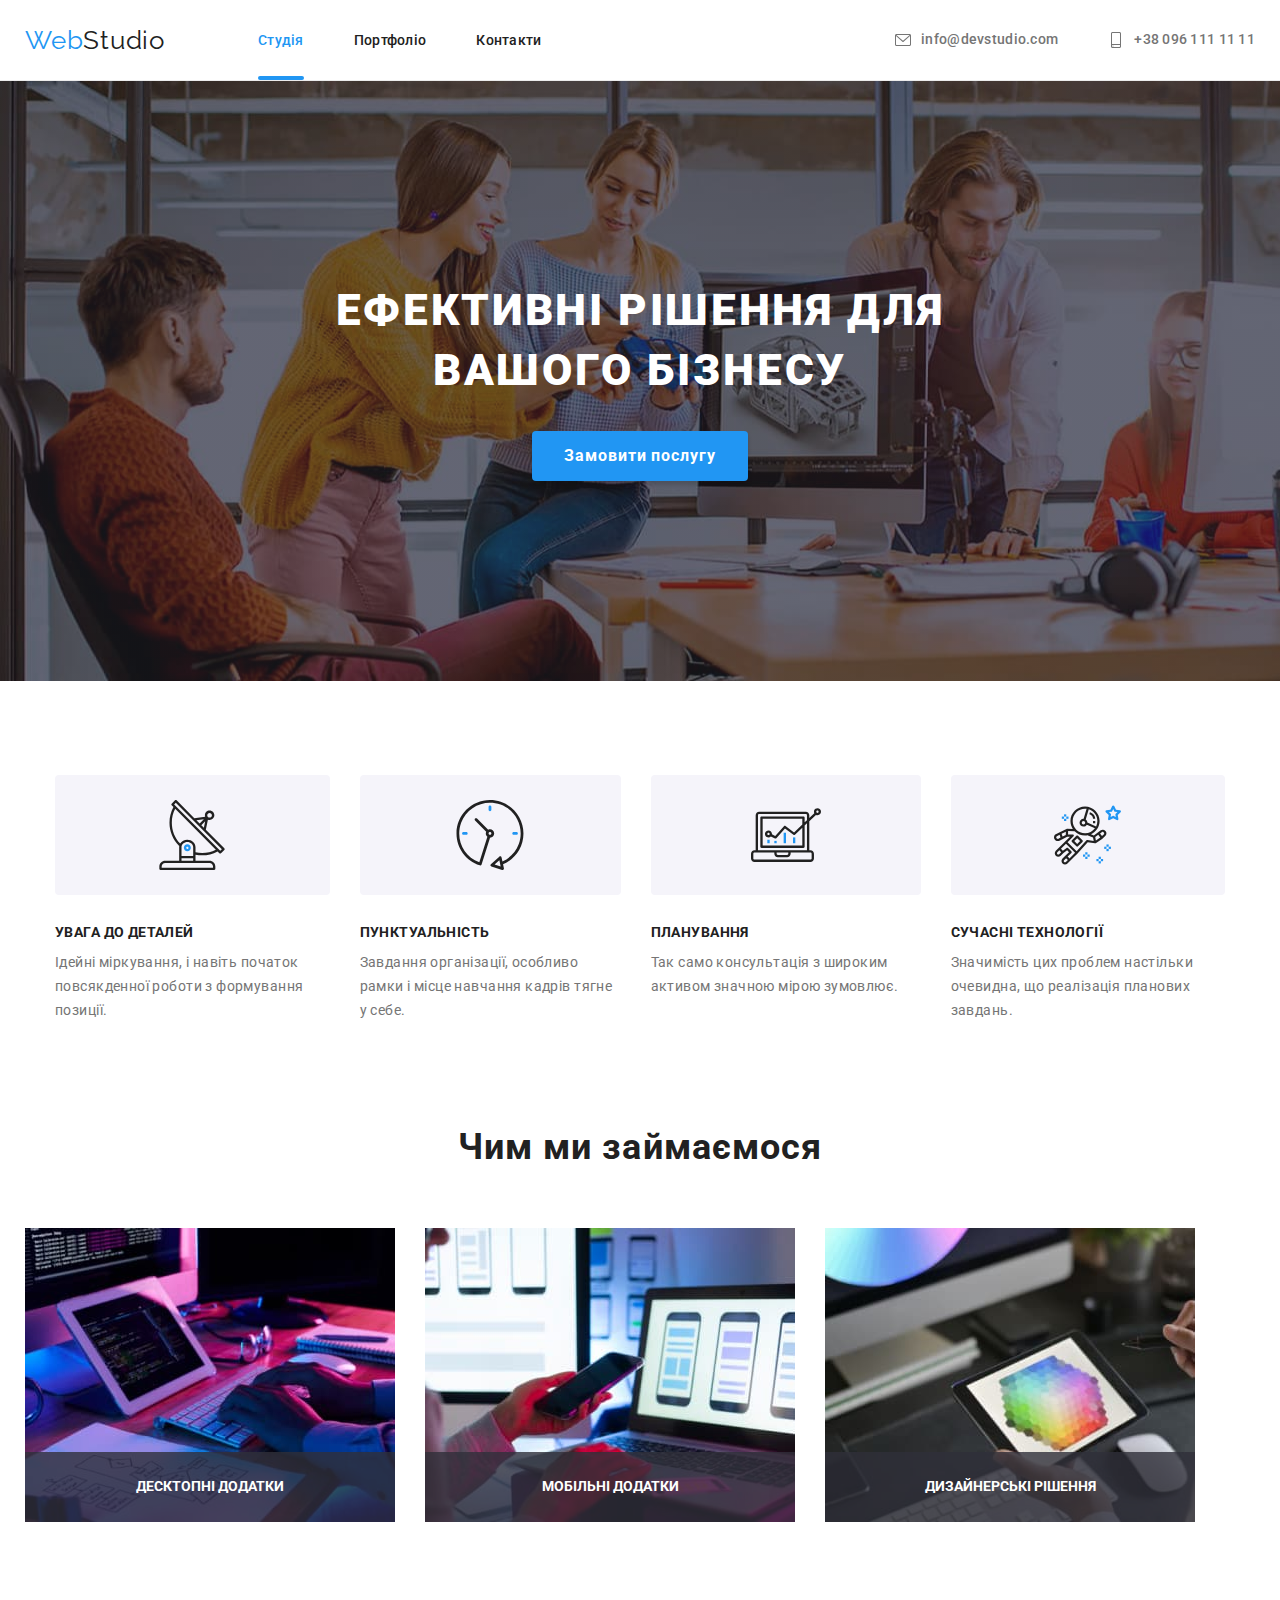
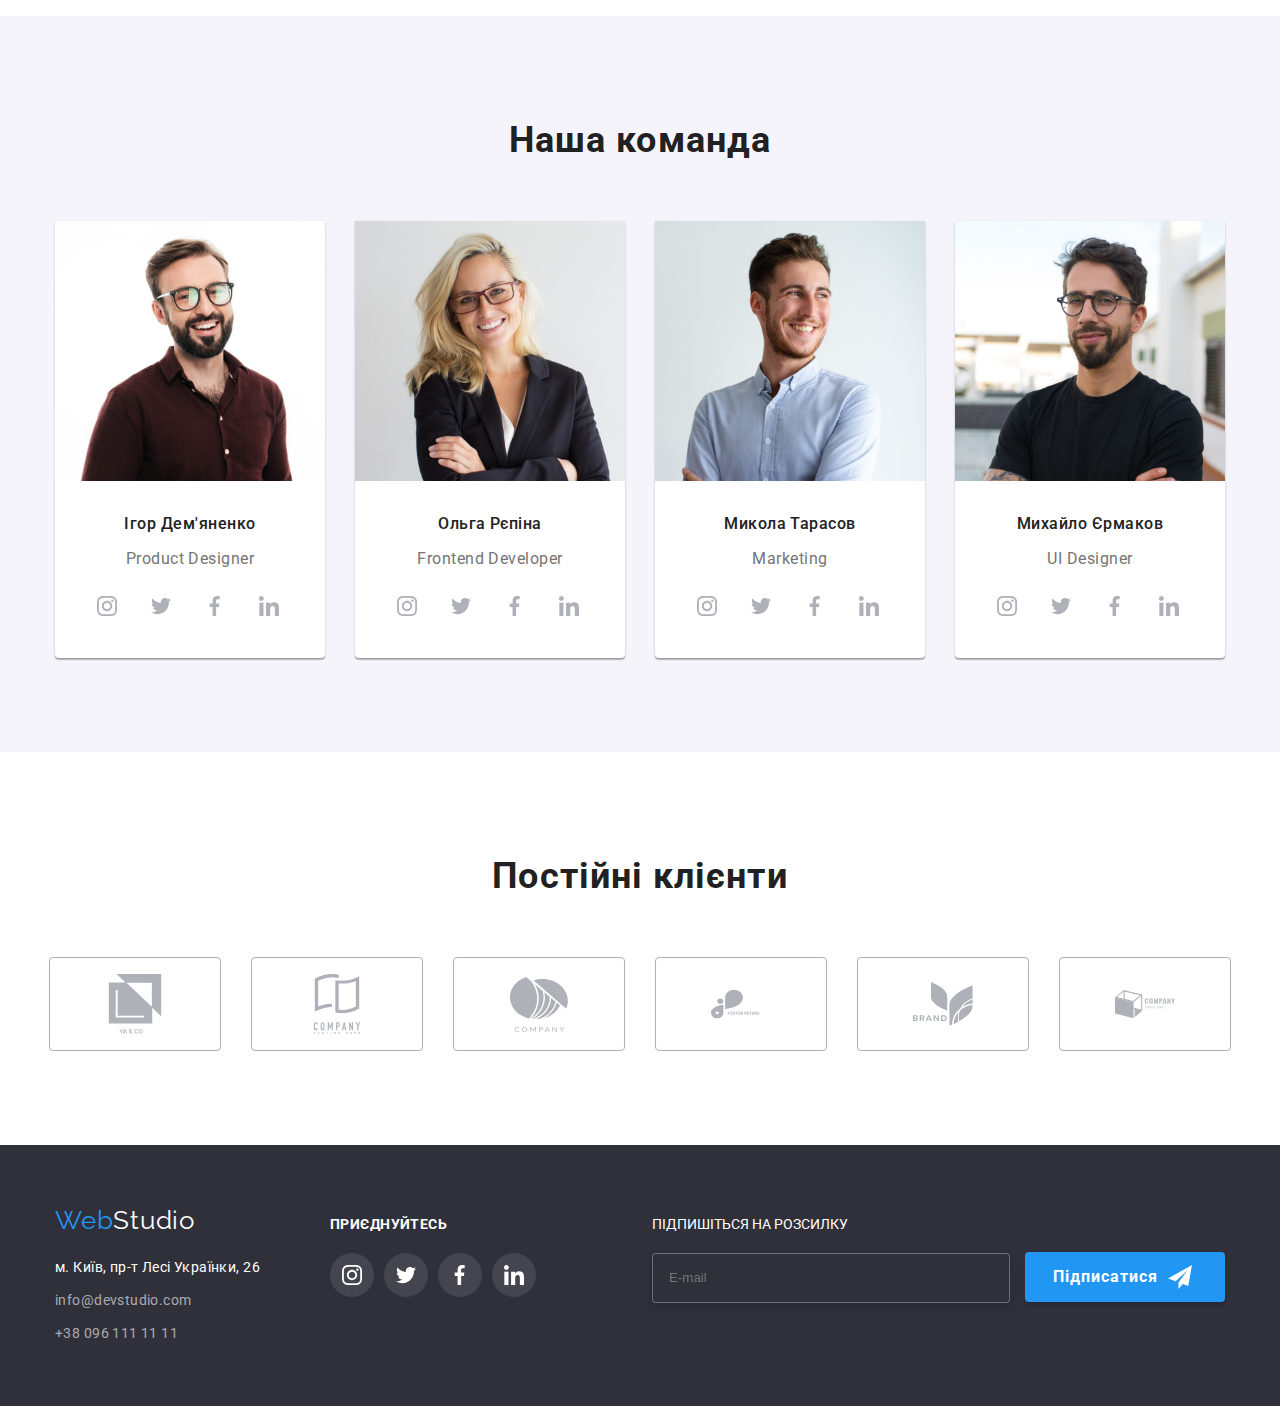
<file: index.html>
<!DOCTYPE html>
<html lang="uk">
  <head>
    <meta charset="UTF-8" />
    <meta http-equiv="X-UA-Compatible" content="IE=edge" />
    <meta name="viewport" content="width=device-width, initial-scale=1.0" />
    <title>Студія</title>
    <link
      rel="https://cdn.jsdelivr.net/npm/modern-normalize@1.1.0/modern-normalize.min.css"
      href="https://cdn.jsdelivr.net/npm/modern-normalize@1.1.0/modern-normalize.min.css"
    />
    <link rel="stylesheet" href="./css/main.min.css" />
    <link rel="preconnect" href="https://fonts.googleapis.com" />
    <link rel="preconnect" href="https://fonts.gstatic.com" crossorigin />
    <link
      href="https://fonts.googleapis.com/css2?family=Raleway:wght@700&family=Roboto:wght@500;700&display=swap"
      rel="stylesheet"
    />
  </head>
  <body>
    <header class="page-header">
      <nav class="main-nav container-header">
        <a href="" class="logo"><span class="logo__accent">Web</span>Studio</a>

        <ul class="site-nav">
          <li>
            <a href="./index.html" class="site-nav__link current">Студія</a>
          </li>
          <li>
            <a href="./portfolio.html" class="site-nav__link">Портфоліо</a>
          </li>
          <li><a href="" class="site-nav__link">Контакти</a></li>
        </ul>

        <ul class="contacts list">
          <li>
            <a href="mailto:info@devstudio.com" class="contacts__link">
              <svg class="contacts__icon" width="16" height="16">
                <use href="./images/icons.svg#icon-envelope"></use>
              </svg>
              info@devstudio.com</a
            >
          </li>
          <li>
            <a href="tel:+380961111111" class="contacts__link">
              <svg class="contacts__icon" height="16" width="16">
                <use href="./images/icons.svg#icon-smartphone"></use>
              </svg>
              +38 096 111 11 11</a
            >
          </li>
        </ul>
      </nav>
    </header>
    <main>
      <section class="hero">
        <div class="container">
          <h1 class="hero__title">Ефективні рішення для вашого бізнесу</h1>
          <button type="button" class="hero__button" data-modal-open>
            Замовити послугу
          </button>
        </div>
      </section>
      <section class="advantage section">
        <h2 class="visually-hidden">Переваги</h2>
        <div class="container">
          <ul class="advantage__list list">
            <li>
              <div class="advantage__bg">
                <svg width="70" height="70">
                  <use href="./images/icons.svg#icon-antenna"></use>
                </svg>
              </div>
              <h3 class="advantage__title">УВАГА ДО ДЕТАЛЕЙ</h3>
              <p class="advantage__text">
                Ідейні міркування, і навіть початок повсякденної роботи з
                формування позиції.
              </p>
            </li>
            <li>
              <div class="advantage__bg">
                <svg width="70" height="70">
                  <use href="./images/icons.svg#icon-clock"></use>
                </svg>
              </div>
              <h3 class="advantage__title">ПУНКТУАЛЬНІСТЬ</h3>
              <p class="advantage__text">
                Завдання організації, особливо рамки і місце навчання кадрів
                тягне у себе.
              </p>
            </li>
            <li>
              <div class="advantage__bg">
                <svg width="70" height="70" class="advantage__image">
                  <use href="./images/icons.svg#icon-diagram"></use>
                </svg>
              </div>
              <h3 class="advantage__title">ПЛАНУВАННЯ</h3>
              <p class="advantage__text">
                Так само консультація з широким активом значною мірою зумовлює.
              </p>
            </li>
            <li>
              <div class="advantage__bg">
                <svg width="66.96" height="70">
                  <use href="./images/icons.svg#icon-astronaut"></use>
                </svg>
              </div>
              <h3 class="advantage__title">СУЧАСНІ ТЕХНОЛОГІЇ</h3>
              <p class="advantage__text">
                Значимість цих проблем настільки очевидна, що реалізація
                планових завдань.
              </p>
            </li>
          </ul>
        </div>
      </section>
      <section class="work container-work">
        <h2 class="work__title">Чим ми займаємося</h2>
        <ul class="work__list list">
          <li class="work__item">
            <img
              src="./images/img.jpg"
              alt="Компьютер"
              width="370"
              height="294"
            />
            <p class="work__text">Десктопні додатки</p>
          </li>
          <li class="work__item">
            <img
              src="./images/img1.jpg"
              alt="Телефон"
              width="370"
              height="294"
            />
            <p class="work__text">Мобільні додатки</p>
          </li>
          <li class="work__item">
            <img
              src="./images/img2.jpg"
              alt="Планшет"
              width="370"
              height="294"
            />
            <p class="work__text">Дизайнерські рішення</p>
          </li>
        </ul>
      </section>
      <section class="team section">
        <div class="container">
          <h2 class="team__title">Наша команда</h2>
          <ul class="team__list list">
            <li class="team__item">
              <img
                src="./images/img3.jpg"
                alt="Фотопортрет"
                width="270"
                height="260"
              />
              <div class="team__container">
                <h3 class="team__name">Ігор Дем'яненко</h3>
                <p lang="en" class="team__profession">Product Designer</p>
                <ul class="social-button">
                  <li class="social-button__item">
                    <a
                      href="https://www.instagram.com/?hl=ru"
                      class="social-button__link"
                    >
                      <svg width="20" height="20" class="social-button__icon">
                        <use href="./images/icons.svg#icon-instagram"></use>
                      </svg>
                    </a>
                  </li>
                  <li class="social-button__item">
                    <a
                      href="https://twitter.com/?lang=ru"
                      class="social-button__link"
                    >
                      <svg width="20" height="20" class="social-button__icon">
                        <use href="./images/icons.svg#icon-twitter"></use>
                      </svg>
                    </a>
                  </li>
                  <li class="social-button__item">
                    <a
                      href="https://www.facebook.com"
                      class="social-button__link"
                    >
                      <svg width="20" height="20" class="social-button__icon">
                        <use href="./images/icons.svg#icon-facebook"></use>
                      </svg>
                    </a>
                  </li>
                  <li class="social-button__item">
                    <a
                      href="https://www.linkedin.com/feed/"
                      class="social-button__link"
                    >
                      <svg width="20" height="20" class="social-button__icon">
                        <use href="./images/icons.svg#icon-linkedin"></use>
                      </svg>
                    </a>
                  </li>
                </ul>
              </div>
            </li>

            <li class="team__item">
              <img
                src="./images/img4.jpg"
                alt="Фотопортрет"
                width="270"
                height="260"
              />
              <div class="team__container">
                <h3 class="team__name">Ольга Рєпіна</h3>
                <p lang="en" class="team__profession">Frontend Developer</p>
                <ul class="social-button">
                  <li class="social-button__item">
                    <a
                      href="https://www.instagram.com/?hl=ru"
                      class="social-button__link"
                    >
                      <svg width="20" height="20" class="social-button__icon">
                        <use href="./images/icons.svg#icon-instagram"></use>
                      </svg>
                    </a>
                  </li>
                  <li class="social-button__item">
                    <a
                      href="https://twitter.com/?lang=ru"
                      class="social-button__link"
                    >
                      <svg width="20" height="20" class="social-button__icon">
                        <use href="./images/icons.svg#icon-twitter"></use>
                      </svg>
                    </a>
                  </li>
                  <li class="social-button__item">
                    <a
                      href="https://www.facebook.com"
                      class="social-button__link"
                    >
                      <svg width="20" height="20" class="social-button__icon">
                        <use href="./images/icons.svg#icon-facebook"></use>
                      </svg>
                    </a>
                  </li>
                  <li class="social-button__item">
                    <a
                      href="https://www.linkedin.com/feed/"
                      class="social-button__link"
                    >
                      <svg width="20" height="20" class="social-button__icon">
                        <use href="./images/icons.svg#icon-linkedin"></use>
                      </svg>
                    </a>
                  </li>
                </ul>
              </div>
            </li>

            <li class="team__item">
              <img
                src="./images/img5.jpg"
                alt="Фотопортрет"
                width="270"
                height="260"
              />
              <div class="team__container">
                <h3 class="team__name">Микола Тарасов</h3>
                <p lang="en" class="team__profession">Marketing</p>
                <ul class="social-button">
                  <li class="social-button__item">
                    <a
                      href="https://www.instagram.com/?hl=ru"
                      class="social-button__link"
                    >
                      <svg width="20" height="20" class="social-button__icon">
                        <use href="./images/icons.svg#icon-instagram"></use>
                      </svg>
                    </a>
                  </li>
                  <li class="social-button__item">
                    <a
                      href="https://twitter.com/?lang=ru"
                      class="social-button__link"
                    >
                      <svg width="20" height="20" class="social-button__icon">
                        <use href="./images/icons.svg#icon-twitter"></use>
                      </svg>
                    </a>
                  </li>
                  <li class="social-button__item">
                    <a
                      href="https://www.facebook.com"
                      class="social-button__link"
                    >
                      <svg width="20" height="20" class="social-button__icon">
                        <use href="./images/icons.svg#icon-facebook"></use>
                      </svg>
                    </a>
                  </li>
                  <li class="social-button__item">
                    <a
                      href="https://www.linkedin.com/feed/"
                      class="social-button__link"
                    >
                      <svg width="20" height="20" class="social-button__icon">
                        <use href="./images/icons.svg#icon-linkedin"></use>
                      </svg>
                    </a>
                  </li>
                </ul>
              </div>
            </li>

            <li class="team__item">
              <img
                src="./images/img6.jpg"
                alt="Фотопортрет"
                width="270"
                height="260"
              />
              <div class="team__container">
                <h3 class="team__name">Михайло Єрмаков</h3>
                <p lang="en" class="team__profession">UI Designer</p>
                <ul class="social-button">
                  <li class="social-button__item">
                    <a
                      href="https://www.instagram.com/?hl=ru"
                      class="social-button__link"
                    >
                      <svg width="20" height="20" class="social-button__icon">
                        <use href="./images/icons.svg#icon-instagram"></use>
                      </svg>
                    </a>
                  </li>
                  <li class="social-button__item">
                    <a
                      href="https://twitter.com/?lang=ru"
                      class="social-button__link"
                    >
                      <svg width="20" height="20" class="social-button__icon">
                        <use href="./images/icons.svg#icon-twitter"></use>
                      </svg>
                    </a>
                  </li>
                  <li class="social-button__item">
                    <a
                      href="https://www.facebook.com"
                      class="social-button__link"
                    >
                      <svg width="20" height="20" class="social-button__icon">
                        <use href="./images/icons.svg#icon-facebook"></use>
                      </svg>
                    </a>
                  </li>
                  <li class="social-button__item">
                    <a
                      href="https://www.linkedin.com/feed/"
                      class="social-button__link"
                    >
                      <svg width="20" height="20" class="social-button__icon">
                        <use href="./images/icons.svg#icon-linkedin"></use>
                      </svg>
                    </a>
                  </li>
                </ul>
              </div>
            </li>
          </ul>
        </div>
      </section>
      <section class="clients section">
        <h2 class="clients__title">Постійні клієнти</h2>
        <ul class="clients__list">
          <li class="clients__item">
            <a href="" class="clients__link">
              <svg width="106" height="60" class="clients__image">
                <use href="./images/icons.svg#icon-group"></use>
              </svg>
            </a>
          </li>
          <li class="clients__item">
            <a href="" class="clients__link">
              <svg width="106" height="60" class="clients__image">
                <use href="./images/icons.svg#icon-group-2"></use>
              </svg>
            </a>
          </li>
          <li class="clients__item">
            <a href="" class="clients__link">
              <svg width="106" height="60" class="clients__image">
                <use href="./images/icons.svg#icon-group-3"></use>
              </svg>
            </a>
          </li>
          <li class="clients__item">
            <a href="" class="clients__link">
              <svg width="106" height="60" class="clients__image">
                <use href="./images/icons.svg#icon-group-4"></use>
              </svg>
            </a>
          </li>
          <li class="clients__item">
            <a href="" class="clients__link">
              <svg width="106" height="60" class="clients__image">
                <use href="./images/icons.svg#icon-group-5"></use>
              </svg>
            </a>
          </li>
          <li class="clients__item">
            <a href="" class="clients__link">
              <svg width="106" height="60" class="clients__image">
                <use href="./images/icons.svg#icon-group-6"></use>
              </svg>
            </a>
          </li>
        </ul>
      </section>

      <div class="backdrop is-hidden" data-modal>
        <form>
          <div class="modal">
            <p class="modal__title">Залиште свої дані, ми вам передзвонимо</p>
            <ul class="modal__list">
              <li>
                <label class="modal__label">
                  <span class="modal__text">Ім'я</span>
                  <span class="modal__possition">
                    <input class="modal__input" type="text" name="name" />
                    <svg width="18px" height="18px" class="modal__icon">
                      <use href="./images/icons.svg#icon-person-black"></use>
                    </svg>
                  </span>
                </label>
              </li>
              <li>
                <label class="modal__label">
                  <span class="modal__text">Телефон</span>
                  <span class="modal__possition">
                    <input class="modal__input" type="tel" name="tel" />
                    <svg width="18px" height="18px" class="modal__icon">
                      <use href="./images/icons.svg#icon-phone-black"></use>
                    </svg>
                  </span>
                </label>
              </li>
              <li>
                <label class="modal__label">
                  <span class="modal__text">Пошта</span>
                  <span class="modal__possition">
                    <input class="modal__input" type="email" name="email" />
                    <svg width="18px" height="18px" class="modal__icon">
                      <use href="./images/icons.svg#icon-email-black"></use>
                    </svg>
                  </span>
                </label>
              </li>
              <li>
                <label class="modal__label">
                  <span class="modal__text"> Коментар</span>
                  <textarea
                    class="modal__feedback"
                    name="feedback"
                    placeholder="Введіть текст"
                  ></textarea>
                </label>
              </li>
            </ul>
            <label class="modal__check-label">
              <input class="modal__check" type="checkbox" name="polycy-check" />
              <svg width="16" height="15px" class="modal__style-check">
                <use href="./images/icons.svg#icon-icon-check"></use>
              </svg>
              <span class="modal__polycy-text">
                Погоджуюся з розсилкою та приймаю
              </span>
              <a href="" class="modal__polycy-link">Умови договору</a>
            </label>
            <button class="modal__button-submit" type="submit">
              Відправити
            </button>

            <button class="modal__button-close" data-modal-close>
              <svg
                class="modal__button-close-icon"
                width="11"
                height="11"
                viewBox="0 0 11 11"
                fill="none"
                xmlns="http://www.w3.org/2000/svg"
              >
                <path
                  d="M11 1.10786L9.89214 0L5.5 4.39214L1.10786 0L0 1.10786L4.39214 5.5L0 9.89214L1.10786 11L5.5 6.60786L9.89214 11L11 9.89214L6.60786 5.5L11 1.10786Z"
                />
              </svg>
            </button>
          </div>
        </form>
      </div>

      <footer class="footer">
        <div class="footer__container container">
          <div class="footer__column">
            <a href="" class="logo logo--secondary"
              ><span class="logo__accent">Web</span>Studio</a
            >
            <address>
              <ul class="footer__adress-list">
                <li class="footer__adress-item">
                  м. Київ, пр-т Лесі Українки, 26
                </li>
                <li class="footer__adress-item">
                  <a href="mailto:info@devstudio.com" class="footer__contacts"
                    >info@devstudio.com</a
                  >
                </li>
                <li class="footer__adress-item">
                  <a href="tel:+380961111111" class="footer__contacts"
                    >+38 096 111 11 11</a
                  >
                </li>
              </ul>
            </address>
          </div>
          <div>
            <p class="footer__join-text">приєднуйтесь</p>
            <ul class="social-button">
              <li class="social-button__item">
                <a
                  href="https://www.instagram.com/?hl=ru"
                  class="social-button__link"
                >
                  <svg
                    width="20"
                    height="20"
                    class="social-button__icon social-button__icon--footer"
                  >
                    <use href="./images/icons.svg#icon-instagram"></use>
                  </svg>
                </a>
              </li>
              <li class="social-button__item">
                <a
                  href="https://twitter.com/?lang=ru"
                  class="social-button__link"
                >
                  <svg
                    width="20"
                    height="20"
                    class="social-button__icon social-button__icon--footer"
                  >
                    <use href="./images/icons.svg#icon-twitter"></use>
                  </svg>
                </a>
              </li>
              <li class="social-button__item">
                <a href="https://www.facebook.com" class="social-button__link">
                  <svg
                    width="20"
                    height="20"
                    class="social-button__icon social-button__icon--footer"
                  >
                    <use href="./images/icons.svg#icon-facebook"></use>
                  </svg>
                </a>
              </li>
              <li class="social-button__item">
                <a
                  href="https://www.linkedin.com/feed/"
                  class="social-button__link"
                >
                  <svg
                    width="20"
                    height="20"
                    class="social-button__icon social-button__icon--footer"
                  >
                    <use href="./images/icons.svg#icon-linkedin"></use>
                  </svg>
                </a>
              </li>
            </ul>
          </div>
          <div class="footer__newsletter">
            <p class="footer__newsletter-text">Підпишіться на розсилку</p>
            <form>
              <label>
                <input
                  class="footer__newsletter-input"
                  type="email"
                  name="emeil-footer"
                  placeholder="E-mail"
                />
              </label>
              <button class="footer__button-submit" type="submit">
                Підписатися
                <svg
                  class="button__icon button__icon--right"
                  width="24px"
                  height="24px"
                >
                  <use href="./images/icons.svg#icon-icon-send"></use>
                </svg>
              </button>
            </form>
          </div>
        </div>
      </footer>
    </main>
    <script src="./js/modal.js"></script>
  </body>
</html>
</file>
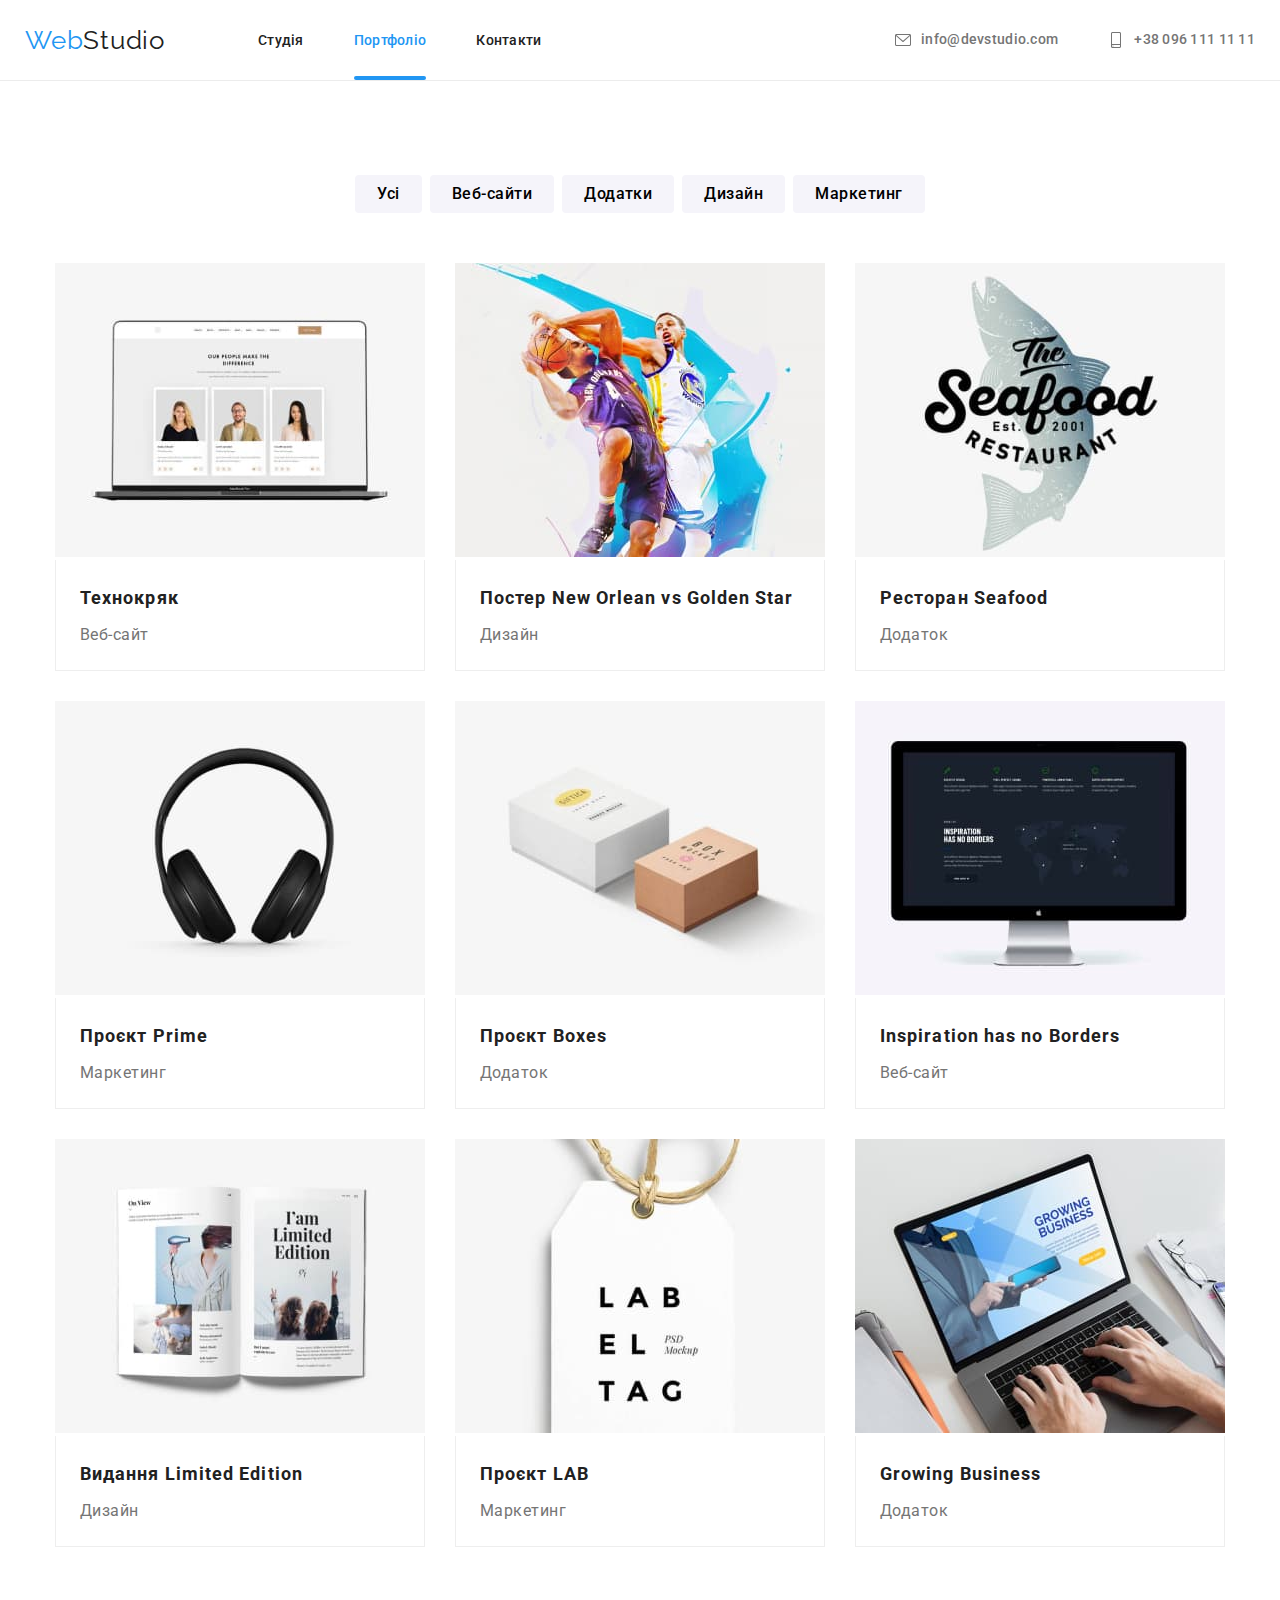
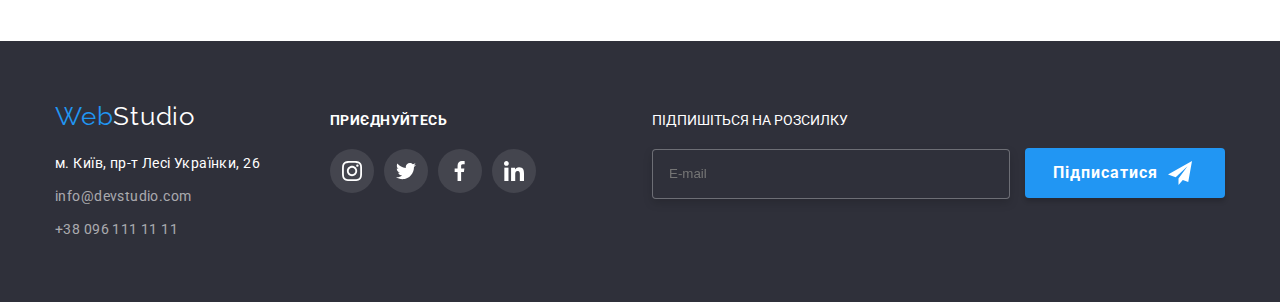
<file: portfolio.html>
<!DOCTYPE html>
<html lang="uk">
  <head>
    <meta charset="UTF-8" />
    <meta http-equiv="X-UA-Compatible" content="IE=edge" />
    <meta name="viewport" content="width=device-width, initial-scale=1.0" />
    <title>Портфоліо</title>
    <link
      rel="https://cdn.jsdelivr.net/npm/modern-normalize@1.1.0/modern-normalize.min.css"
      href="https://cdn.jsdelivr.net/npm/modern-normalize@1.1.0/modern-normalize.min.css"
    />
    <link rel="stylesheet" href="./css/main.min.css" />
    <link rel="preconnect" href="https://fonts.googleapis.com" />
    <link rel="preconnect" href="https://fonts.gstatic.com" crossorigin />
    <link
      href="https://fonts.googleapis.com/css2?family=Raleway:wght@700&family=Roboto:wght@500;700&display=swap"
      rel="stylesheet"
    />
  </head>
  <body>
    <header class="page-header">
      <nav class="main-nav container-header">
        <a href="" class="logo"><span class="logo__accent">Web</span>Studio</a>

        <ul class="site-nav">
          <li>
            <a href="./index.html" class="site-nav__link">Студія</a>
          </li>
          <li>
            <a href="./portfolio.html" class="site-nav__link current"
              >Портфоліо</a
            >
          </li>
          <li><a href="" class="site-nav__link">Контакти</a></li>
        </ul>

        <ul class="contacts list">
          <li>
            <a href="mailto:info@devstudio.com" class="contacts__link">
              <svg class="contacts__icon" width="16" height="16">
                <use href="./images/icons.svg#icon-envelope"></use>
              </svg>
              info@devstudio.com</a
            >
          </li>
          <li>
            <a href="tel:+380961111111" class="contacts__link">
              <svg class="contacts__icon" height="16" width="16">
                <use href="./images/icons.svg#icon-smartphone"></use>
              </svg>
              +38 096 111 11 11</a
            >
          </li>
        </ul>
      </nav>
    </header>
    <main>
      <section class="portfolio section">
        <h1 class="visually-hidden">Портфоліо</h1>
        <div class="container portfolio-button">
          <ul class="list portfolio-button__list">
            <li>
              <button type="button" class="portfolio-button__item">Усі</button>
            </li>
            <li>
              <button type="button" class="portfolio-button__item">
                Веб-сайти
              </button>
            </li>
            <li>
              <button type="button" class="portfolio-button__item">
                Додатки
              </button>
            </li>
            <li>
              <button type="button" class="portfolio-button__item">
                Дизайн
              </button>
            </li>
            <li>
              <button type="button" class="portfolio-button__item">
                Маркетинг
              </button>
            </li>
          </ul>

          <ul class="portfolio__grid list">
            <li class="portfolio__item">
              <a href="" class="portfolio__link">
                <div class="portfolio__overlay">
                  <p class="portfolio__overlay-descrip">
                    Ресурс пропонує комплексні пропозиції з різним рівнем
                    функціоналу та сервісів. Все це дозволить відвідувачу
                    отримати вичерпні відомості про компанію чи приватну особу.
                  </p>
                  <img src="./images/img7.jpg" alt="ноутбук" width="370" />
                </div>
                <div class="portfolio__box">
                  <h2 class="portfolio__title">Технокряк</h2>
                  <p class="portfolio__text">Веб-сайт</p>
                </div>
              </a>
            </li>

            <li class="portfolio__item">
              <a href="" class="portfolio__link">
                <div class="portfolio__overlay">
                  <img src="./images/img8.jpg" alt="баскетбол" width="370" />
                </div>
                <div class="portfolio__box">
                  <h2 class="portfolio__title">
                    Постер New Orlean vs Golden Star
                  </h2>
                  <p class="portfolio__text">Дизайн</p>
                </div>
              </a>
            </li>

            <li class="portfolio__item">
              <a href="" class="portfolio__link">
                <div class="portfolio__overlay">
                  <img
                    src="./images/img9.jpg"
                    alt="лого ресторану"
                    width="370"
                  />
                </div>
                <div class="portfolio__box">
                  <h2 class="portfolio__title">Ресторан Seafood</h2>
                  <p class="portfolio__text">Додаток</p>
                </div>
              </a>
            </li>

            <li class="portfolio__item">
              <a href="" class="portfolio__link">
                <div class="portfolio__overlay">
                  <img src="./images/img10.jpg" alt="навушники" width="370" />
                </div>
                <div class="portfolio__box">
                  <h2 class="portfolio__title">Проєкт Prime</h2>
                  <p class="portfolio__text">Маркетинг</p>
                </div>
              </a>
            </li>

            <li class="portfolio__item">
              <a href="" class="portfolio__link">
                <div class="portfolio__overlay">
                  <img src="./images/img11.jpg" alt="коробочки" width="370" />
                </div>
                <div class="portfolio__box">
                  <h2 class="portfolio__title">Проєкт Boxes</h2>
                  <p class="portfolio__text">Додаток</p>
                </div>
              </a>
            </li>

            <li class="portfolio__item">
              <a href="" class="portfolio__link">
                <div class="portfolio__overlay">
                  <img src="./images/img12.jpg" alt="аймак" width="370" />
                </div>
                <div class="portfolio__box">
                  <h2 class="portfolio__title">Inspiration has no Borders</h2>
                  <p class="portfolio__text">Веб-сайт</p>
                </div>
              </a>
            </li>

            <li class="portfolio__item">
              <a href="" class="portfolio__link">
                <div class="portfolio__overlay">
                  <img src="./images/img13.jpg" alt="журнал" width="370" />
                </div>
                <div class="portfolio__box">
                  <h2 class="portfolio__title">Видання Limited Edition</h2>
                  <p class="portfolio__text">Дизайн</p>
                </div>
              </a>
            </li>

            <li class="portfolio__item">
              <a href="" class="portfolio__link">
                <div class="portfolio__overlay">
                  <img src="./images/img14.jpg" alt="тег" width="370" />
                </div>
                <div class="portfolio__box">
                  <h2 class="portfolio__title">Проєкт LAB</h2>
                  <p class="portfolio__text">Маркетинг</p>
                </div>
              </a>
            </li>

            <li class="portfolio__item">
              <a href="" class="portfolio__link">
                <div class="portfolio__overlay">
                  <img
                    src="./images/img15.jpg"
                    alt="праця за ноутбуком"
                    width="370"
                  />
                </div>
                <div class="portfolio__box">
                  <h2 class="portfolio__title">Growing Business</h2>
                  <p class="portfolio__text">Додаток</p>
                </div>
              </a>
            </li>
          </ul>
        </div>
      </section>
    </main>
    <footer class="footer">
      <div class="footer__container container">
        <div class="footer__column">
          <a href="" class="logo logo--secondary"
            ><span class="logo__accent">Web</span>Studio</a
          >
          <address>
            <ul class="footer__adress-list">
              <li class="footer__adress-item">
                м. Київ, пр-т Лесі Українки, 26
              </li>
              <li class="footer__adress-item">
                <a href="mailto:info@devstudio.com" class="footer__contacts"
                  >info@devstudio.com</a
                >
              </li>
              <li class="footer__adress-item">
                <a href="tel:+380961111111" class="footer__contacts"
                  >+38 096 111 11 11</a
                >
              </li>
            </ul>
          </address>
        </div>
        <div>
          <p class="footer__join-text">приєднуйтесь</p>
          <ul class="social-button">
            <li class="social-button__item">
              <a
                href="https://www.instagram.com/?hl=ru"
                class="social-button__link"
              >
                <svg
                  width="20"
                  height="20"
                  class="social-button__icon social-button__icon--footer"
                >
                  <use href="./images/icons.svg#icon-instagram"></use>
                </svg>
              </a>
            </li>
            <li class="social-button__item">
              <a
                href="https://twitter.com/?lang=ru"
                class="social-button__link"
              >
                <svg
                  width="20"
                  height="20"
                  class="social-button__icon social-button__icon--footer"
                >
                  <use href="./images/icons.svg#icon-twitter"></use>
                </svg>
              </a>
            </li>
            <li class="social-button__item">
              <a href="https://www.facebook.com" class="social-button__link">
                <svg
                  width="20"
                  height="20"
                  class="social-button__icon social-button__icon--footer"
                >
                  <use href="./images/icons.svg#icon-facebook"></use>
                </svg>
              </a>
            </li>
            <li class="social-button__item">
              <a
                href="https://www.linkedin.com/feed/"
                class="social-button__link"
              >
                <svg
                  width="20"
                  height="20"
                  class="social-button__icon social-button__icon--footer"
                >
                  <use href="./images/icons.svg#icon-linkedin"></use>
                </svg>
              </a>
            </li>
          </ul>
        </div>
        <div class="footer__newsletter">
          <p class="footer__newsletter-text">Підпишіться на розсилку</p>
          <form>
            <label>
              <input
                class="footer__newsletter-input"
                type="email"
                name="emeil-footer"
                placeholder="E-mail"
              />
            </label>
            <button class="footer__button-submit" type="submit">
              Підписатися
              <svg
                class="button__icon button__icon--right"
                width="24px"
                height="24px"
              >
                <use href="./images/icons.svg#icon-icon-send"></use>
              </svg>
            </button>
          </form>
        </div>
      </div>
    </footer>
  </body>
</html>
</file>
<file: css/main.min.css>
ul{margin:0;padding:0}.visually-hidden{position:absolute;width:1px;height:1px;margin:-1px;border:0;padding:0;white-space:nowrap;-webkit-clip-path:inset(100%);clip-path:inset(100%);clip:rect(0 0 0 0);overflow:hidden}body{font-family:Roboto,sans-serif;color:var(--main-color);font-size:14px;margin:0}:root{--main-color: #212121;--bg-color: #f5f5f5;--accent-color: #2196f3;--secondary-color: #757575;--white-color: #ffffff}.logo{font-family:"Raleway",sans-serif;font-size:26px;line-height:1.19;letter-spacing:.03em;color:var(--main-color);text-decoration:none}.logo__secondary{display:block;color:var(--white-color);margin-bottom:20px;margin-top:0}.logo__accent{color:var(--accent-color);padding-top:24px;padding-bottom:25px}.logo--secondary{display:block;color:var(--white-color);margin-bottom:20px;margin-top:0}.page-header{background-color:var(--white-color);border-bottom:1px solid #ececec}.list{list-style:none;margin:0%}.container-header{width:1230px;padding-left:15px;padding-right:15px;padding-left:15px;padding-right:15px;margin:auto}.main-nav{display:flex;align-items:center;justify-items:start}.site-nav{list-style:none;margin:0%;display:flex;margin-left:93px}.site-nav li:not(:last-child){margin-right:50px}.site-nav__link{font-weight:500;line-height:1.14;letter-spacing:.02em;text-decoration:none;padding:32px 0;color:var(--main-color);transition:color 250ms cubic-bezier(0.4, 0, 0.2, 1)}.site-nav__link:hover,.site-nav__link:focus{color:var(--accent-color)}.site-nav__link.current{position:relative;color:var(--accent-color)}.site-nav__link.current::after{position:absolute;bottom:0;right:0;content:"";display:block;height:4px;width:100%;border-radius:2px;background-color:var(--accent-color)}.contacts{display:flex;margin-left:auto}.contacts li:not(:last-child){margin-right:50px}.contacts__link{display:flex;align-items:center;font-weight:500;line-height:1.14;letter-spacing:.02em;text-decoration:none;padding:32px 0;color:var(--secondary-color);transition:color 250ms cubic-bezier(0.4, 0, 0.2, 1)}.contacts__link:hover,.contacts__link:focus{color:var(--accent-color)}.contacts__icon{fill:currentColor;margin-right:10px}.container{box-sizing:border-box;width:1200px;margin:auto;padding-left:15px;padding-right:15px}.container-work{width:1230px;margin:auto;padding-left:15px;padding-right:15px;padding-bottom:94px}.container-header{width:1230px;padding-left:15px;padding-right:15px;padding-left:15px;padding-right:15px;margin:auto}.section{padding-bottom:94px;padding-top:94px}.hero{padding:200px 0;margin:0 auto;background-image:linear-gradient(to right, rgba(47, 48, 58, 0.4), rgba(47, 48, 58, 0.4)),url(../images/bg.jpg);max-width:1600px}.hero__title{font-weight:900;font-size:44px;line-height:1.36;text-align:center;letter-spacing:.06em;text-transform:uppercase;color:var(--white-color);margin-bottom:30px;margin-top:0;margin-left:auto;margin-right:auto;width:696px}.hero__button{display:block;font-family:inherit;font-weight:700;font-size:16px;line-height:1.88;padding:10px 32px;letter-spacing:.06em;cursor:pointer;margin:auto;border:0;color:var(--white-color);background-color:var(--accent-color);box-shadow:0px 4px 4px rgba(0,0,0,.15);border-radius:4px;transition:background 250ms cubic-bezier(0.4, 0, 0.2, 1)}.hero__button:hover{background:#188ce8}.social-button{display:flex;gap:10px}.social-button__item{width:44px;height:44px;list-style:none}.social-button__link{width:100%;height:100%;border-radius:50%;display:flex;justify-content:center;align-items:center;color:#afb1b8;background-color:rgba(255,255,255,.1);transition:color 250ms cubic-bezier(0.4, 0, 0.2, 1),background-color 250ms cubic-bezier(0.4, 0, 0.2, 1)}.social-button__link:hover,.social-button__link:focus{background-color:var(--accent-color);color:var(--white-color)}.social-button__icon{fill:currentColor}.social-button__icon--footer{fill:var(--white-color)}.modal__button-submit{display:block;margin-left:auto;margin-right:auto;margin-top:30px;text-align:center;width:200px;height:50px;padding:0;font-family:inherit;font-size:16px;font-weight:700;line-height:1.88;letter-spacing:.06em;background-color:var(--accent-color);color:var(--white-color);border-radius:4px;box-shadow:0px 4px 4px rgba(0,0,0,.15);border:0;transition:background 250ms cubic-bezier(0.4, 0, 0.2, 1)}.modal__button-submit:focus,.modal__button-submit:hover{background-color:#188ce8}.modal__button-close{position:absolute;top:0%;right:0;margin-top:8px;margin-right:8px;padding:0;border:0;background-color:var(--white-color)}.modal__button-close-icon{fill:#000;border:1px solid rgba(0,0,0,.1);border-radius:50%;padding:9px;transition:fill 250ms cubic-bezier(0.4, 0, 0.2, 1)}.modal__button-close-icon:hover,.modal__button-close-icon:focus{fill:var(--accent-color)}.footer__button-submit{display:inline-flex;padding:13px 28px;margin-left:12px;font-family:inherit;font-weight:700;font-size:16px;line-height:1.88;letter-spacing:.06em;align-items:center;text-align:center;color:var(--white-color);width:200px;height:50px;background:#2196f3;box-shadow:0px 4px 4px rgba(0,0,0,.15);border:0;border-radius:4px;transition:background 250ms cubic-bezier(0.4, 0, 0.2, 1)}.footer__button-submit:hover,.footer__button-submit:focus{background-color:#188ce8}.button__icon--right{margin-left:10px}.portfolio-button__list{display:flex;justify-content:center;margin-bottom:50px}.portfolio-button__list li:not(:last-child){margin-right:8px}.portfolio-button__item{display:flex;font-style:normal;font-weight:500;font-size:16px;line-height:1.63;letter-spacing:.03em;font-family:inherit;cursor:pointer;border:0;border-radius:4px;padding:6px 22px;background-color:#f5f4fa;transition:color 250ms cubic-bezier(0.4, 0, 0.2, 1),background-color 250ms cubic-bezier(0.4, 0, 0.2, 1),box-shadow 250ms cubic-bezier(0.4, 0, 0.2, 1)}.portfolio-button__item:hover,.portfolio-button__item:focus{color:var(--white-color);background-color:var(--accent-color);box-shadow:0px 1px 1px rgba(0,0,0,.12),0px 4px 4px rgba(0,0,0,.06),1px 4px 6px rgba(0,0,0,.16)}.advantage{background-color:var(--white-color)}.advantage__list{display:flex;justify-content:space-evenly}.advantage__list li:not(:last-child){margin-right:30px}.advantage__bg{display:flex;justify-content:center;align-items:center;border-radius:4px;background:#f5f4fa;height:120px;margin-bottom:30px}.advantage__image{margin:0 100px}.advantage__title{font-weight:700;font-size:14px;line-height:1.14;letter-spacing:.03em;text-transform:uppercase;margin-top:0;margin-bottom:10px}.advantage__text{font-weight:400;line-height:1.71;letter-spacing:.03em;margin:0;color:var(--secondary-color)}.work__title{font-weight:700;font-size:36px;line-height:1.7;text-align:center;letter-spacing:.03em;margin-top:0;margin-bottom:50px}.work__list{display:flex}.work__list li:not(:last-child){margin-right:30px}.work__item{position:relative;height:294px}.work__text{position:absolute;display:flex;background-color:rgba(47,48,58,.8);bottom:0;left:0;margin:0;width:100%;height:70px;color:var(--white-color);text-transform:uppercase;justify-content:center;align-items:center;font-weight:700;font-size:14px;line-height:1.14}.team{background-color:#f5f4fa}.team__title{font-weight:700;font-size:36px;line-height:1.7;text-align:center;letter-spacing:.03em;margin-top:0;margin-bottom:50px}.team__list{display:flex}.team__item{background:#fff;box-shadow:0px 1px 3px rgba(0,0,0,.12),0px 1px 1px rgba(0,0,0,.14),0px 2px 1px rgba(0,0,0,.2);border-radius:0px 0px 4px 4px}.team__item:not(:last-child){margin-right:30px}.team__container{padding:30px}.team__name{margin-top:0;font-weight:500;font-size:16px;line-height:1.19;letter-spacing:.03em;margin-bottom:10px;text-align:center}.team__profession{margin-bottom:16px;font-weight:400;font-size:16px;line-height:1.19;letter-spacing:.03em;text-align:center;color:var(--secondary-color)}.clients__title{font-weight:700;font-size:36px;line-height:1.7;text-align:center;letter-spacing:.03em;margin-top:0;margin-bottom:50px}.clients__list{list-style:none;display:flex;text-align:center;justify-content:center}.clients__item{display:flex;align-items:center;justify-content:center;width:170px;height:92px;border:1px solid #afb1b8;border-radius:4px;fill:var(--secondary-color);transition:fill 250ms cubic-bezier(0.4, 0, 0.2, 1),fill 250ms cubic-bezier(0.4, 0, 0.2, 1),border 250ms cubic-bezier(0.4, 0, 0.2, 1)}.clients__item:hover,.clients__item:focus{color:var(--accent-color);fill:var(--accent-color);border:1px solid var(--accent-color)}.clients__item:not(:last-child){margin-right:30px}.clients__image{display:inline-block;fill:#afb1b8;transition:fill 250ms cubic-bezier(0.4, 0, 0.2, 1)}.clients__item:hover .clients__image{fill:var(--accent-color)}.clients__image:hover,.clients__image:focus{fill:var(--accent-color)}.clients__link{width:100%;height:100%;display:flex;justify-content:center;align-items:center}.clients__item:not(:last-child){margin-right:30px}.backdrop.is-hidden{opacity:0;pointer-events:none;visibility:hidden;scale:.8}.backdrop.is-hidden .modal{transform:scale(0.2) translate(-50%, -50%)}.backdrop{position:fixed;top:0;left:0;width:100%;height:100%;background-color:rgba(0,0,0,.2);transition:opacity 250ms cubic-bezier(0.4, 0, 0.2, 1);opacity:1}.modal{box-sizing:border-box;padding:40px;position:absolute;top:50%;left:50%;width:528px;height:581px;border-radius:4px;background-color:var(--white-color);box-shadow:0px 1px 3px rgba(0,0,0,.12),0px 1px 1px rgba(0,0,0,.14),0px 2px 1px rgba(0,0,0,.2);transform:scale(1) translate(-50%, -50%);transition:transform 250ms cubic-bezier(0.4, 0, 0.2, 1),visibility 250ms cubic-bezier(0.4, 0, 0.2, 1)}.modal__title{margin-top:0;margin-bottom:12px;font-size:20px;font-weight:700;line-height:1.15;letter-spacing:.03em;color:var(--main-color);text-align:center}.modal__list{list-style:none}.modal__label{position:relative;font-size:12px;font-weight:400;line-height:1.17;letter-spacing:.01em;color:var(--secondary-color)}.modal__text{display:block;margin-bottom:4px}.modal__possition{display:block;position:relative}.modal__input{box-sizing:border-box;padding-left:42px;position:relative;width:100%;height:40px;margin-bottom:10px;border:1px solid rgba(33,33,33,.2);border-radius:4px;outline:none;transition:background 250ms cubic-bezier(0.4, 0, 0.2, 1)}.modal__input:focus{border-color:var(--accent-color)}.modal__icon{display:flex;align-items:baseline;position:absolute;top:11px;left:12px;transition:fill 250ms cubic-bezier(0.4, 0, 0.2, 1)}.modal__input:focus+.modal__icon{fill:var(--accent-color)}.modal__feedback{box-sizing:border-box;margin:0;margin-bottom:20px;height:120px;width:100%;display:inline-block;padding:12px 16px;resize:none;font-family:inherit;font-weight:400;font-size:12px;line-height:1.17;letter-spacing:.01em;outline:none;color:rgba(117,117,117,.5);border:1px solid rgba(33,33,33,.2);border-radius:4px}.modal__feedback:focus{border-color:var(--accent-color)}.modal__feedback::-moz-placeholder{font-family:inherit;font-weight:400;font-size:12px;line-height:1.17;letter-spacing:.01em;color:rgba(117,117,117,.5)}.modal__feedback:-ms-input-placeholder{font-family:inherit;font-weight:400;font-size:12px;line-height:1.17;letter-spacing:.01em;color:rgba(117,117,117,.5)}.modal__feedback::placeholder{font-family:inherit;font-weight:400;font-size:12px;line-height:1.17;letter-spacing:.01em;color:rgba(117,117,117,.5)}.modal__check-label{display:flex;align-items:center}.modal__check{position:absolute;width:1px;height:1px;margin:-1px;border:0;padding:0;white-space:nowrap;-webkit-clip-path:inset(100%);clip-path:inset(100%);clip:rect(0 0 0 0);overflow:hidden}.modal__style-check{fill:var(--white-color);margin-left:12px;display:inline-block;width:16px;height:15px;border:2px solid var(--main-color);border-radius:2px;outline:none;transition:background 250ms cubic-bezier(0.4, 0, 0.2, 1)}.modal__check:checked+.modal__style-check{fill:var(--accent-color);background-color:#188ce8;border-color:var(--accent-color);background-origin:border-box}.modal__polycy-text{margin-left:7px;margin-right:5px;font-family:inherit;font-size:14px;line-height:1.71;letter-spacing:.03em;color:var(--secondary-color)}.modal__polycy-link{color:var(--accent-color)}.footer{background-color:#2f303a;padding-top:60px;padding-bottom:60px}.footer__container{display:flex;align-items:baseline}.footer__column{margin-right:70px}.footer__adress-list{list-style:none;margin:0%}.footer__adress-item{font-style:normal;line-height:1.71;letter-spacing:.03em;color:var(--white-color)}.footer__adress-item:not(:last-child){margin-bottom:9px;display:block}.footer__contacts{font-style:normal;line-height:1.71;letter-spacing:.03em;text-decoration:none;color:rgba(255,255,255,.6);transition:color 250ms cubic-bezier(0.4, 0, 0.2, 1)}.footer__contacts:hover,.footer__contacts:focus{color:var(--accent-color)}.footer__join-text{text-transform:uppercase;font-weight:700;font-size:14px;line-height:1.14;letter-spacing:.03em;margin:0;margin-bottom:20px;color:#fff}.footer__newsletter{margin-left:auto}.footer__newsletter-text{margin-top:0;margin-bottom:20px;text-transform:uppercase;color:var(--white-color)}.footer__newsletter-input{box-sizing:border-box;width:358px;height:50px;padding:15px 16px;border:1px solid rgba(255,255,255,.3);color:rgba(255,255,255,.6);filter:drop-shadow(0px 4px 4px rgba(0, 0, 0, 0.15));outline:none;border-radius:4px;background-color:#2f303a}.portfolio__grid{display:flex;flex-wrap:wrap;margin-right:auto}.portfolio__item{width:370px;background:#fff;margin-bottom:30px}.portfolio__item:not(:nth-child(3n)){margin-right:30px}.portfolio__item:nth-last-child(-n+3){margin-bottom:0}.portfolio__link{display:block;text-decoration:none;color:var(--main-color);transition:transform 250ms cubic-bezier(0.4, 0, 0.2, 1),box-shadow 250ms cubic-bezier(0.4, 0, 0.2, 1)}.portfolio__link:hover,.portfolio__link:focus{box-shadow:0px 1px 1px rgba(0,0,0,.12),0px 4px 4px rgba(0,0,0,.06),1px 4px 6px rgba(0,0,0,.16)}.portfolio__overlay{position:relative;overflow:hidden}.portfolio__link:hover .portfolio__overlay::after{transform:translateY(0)}.portfolio__overlay::after{display:block;position:absolute;content:"";width:100%;height:100%;top:0;left:0;transform:translateY(100%);transition:transform 250ms cubic-bezier(0.4, 0, 0.2, 1);background-color:rgba(33,150,243,.9)}.portfolio__overlay-descrip{position:absolute;padding:63px 24px;top:0;left:0;margin:0;font-weight:400;font-size:18px;line-height:1.56;letter-spacing:.03em;color:var(--white-color);transform:translateY(100%);transition:transform 250ms cubic-bezier(0.4, 0, 0.2, 1);z-index:1}.portfolio__link:hover .portfolio__overlay-descrip{transform:translateY(0)}.portfolio__box{padding:20px 24px;border-bottom:1px solid #eee;border-right:1px solid #eee;border-left:1px solid #eee;border-top:0}.portfolio__title{margin-top:0;font-weight:700;font-size:18px;line-height:2;letter-spacing:.06em;margin-bottom:4px}.portfolio__text{font-size:16px;line-height:1.88;letter-spacing:.03em;margin:0;color:var(--secondary-color)}/*# sourceMappingURL=main.min.css.map */
</file>
